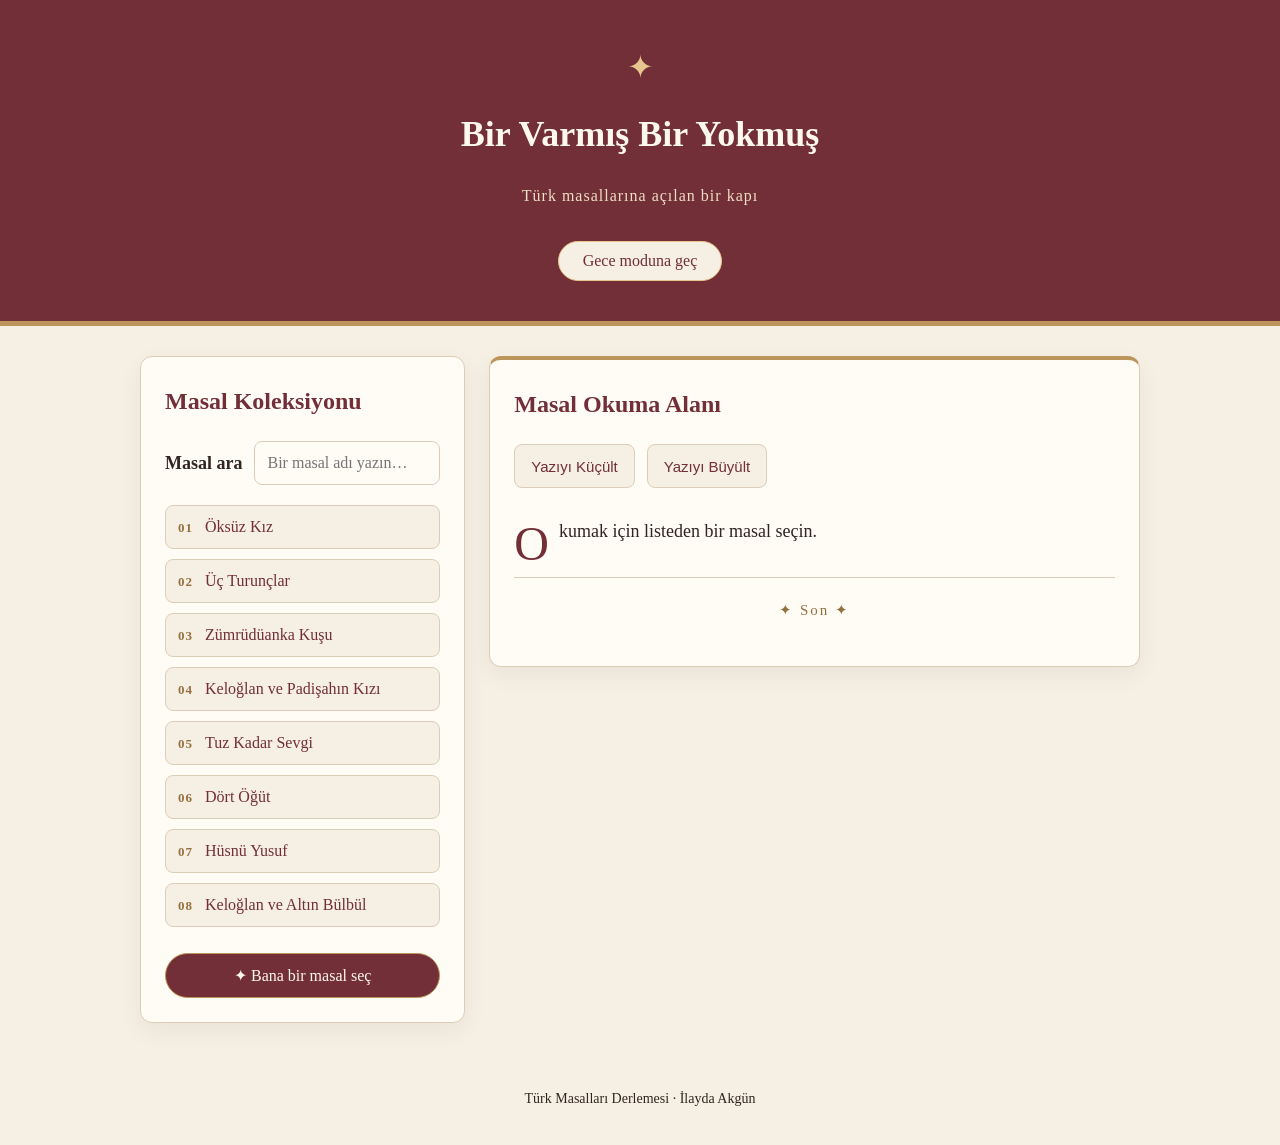
<file: index.html>
<!DOCTYPE html>
<html lang="tr">
<head>
  <meta charset="UTF-8">
  <meta name="viewport" content="width=device-width, initial-scale=1.0">
  <title>Bir Varmış Bir Yokmuş</title>

<link rel="stylesheet" href="style.css">
</head>

<body>
  <header>
    <h1>Bir Varmış Bir Yokmuş</h1>
    <p>Türk masallarına açılan bir kapı</p>
    <button type="button" id="temaDegistir" aria-pressed="false"> Gece moduna geç</button>
    
  </header>

  <main>
    <section>
      <h2>Masal Koleksiyonu</h2>
  <div class="aramaSatiri">
<label for="masalAra">Masal ara</label>
<input type="search" id="masalAra" placeholder="Bir masal adı yazın…">
</div>
<p id="aramaSonuc" role="status"></p>
    <nav aria-label="Masal listesi">
  <ul>
    <li><button type="button">Öksüz Kız</button></li>
    <li><button type="button">Üç Turunçlar</button></li>
    <li><button type="button">Zümrüdüanka Kuşu</button></li>
    <li><button type="button">Keloğlan ve Padişahın Kızı</button></li>
    <li><button type="button">Tuz Kadar Sevgi</button></li>
    <li><button type="button">Dört Öğüt</button></li>
    <li><button type="button">Hüsnü Yusuf</button></li>
    <li><button type="button">Keloğlan ve Altın Bülbül</button></li>
  </ul>
</nav>
<button type="button" id="rastgeleMasal">✦ Bana bir masal seç</button>
    </section>

   <article>
<h2 id="masalBaslik">Masal Okuma Alanı</h2>
<div>
<button type="button" id="kucult" aria-label="Yazıyı küçült">Yazıyı Küçült</button>
<button type="button" id="buyut" aria-label="Yazıyı büyüt">Yazıyı Büyült</button>
</div>
<p id="masalMetin">Okumak için listeden bir masal seçin.</p>

</article>
  </main>

  <footer>
    <p>Türk Masalları Derlemesi · İlayda Akgün</p>
  </footer>
  <script src="script.js"></script>
</body>
</html>
</file>
<file: style.css>
body {
    margin: 0;
    background-color: #f6efe3;
    color: #30251f;
    font-family: Georgia, serif;
    line-height: 1.7;
  }

  header {
    background-color: #722f37;
    color: #fff8ed;
    text-align: center;
    padding: 40px 20px;
  }

  h1 {
    margin: 0;
    font-size: 36px;
  }

  main {
    max-width: 1000px;
    margin: 30px auto;
    padding: 0 20px;
    display: grid;
    grid-template-columns: 1fr 2fr;
    gap: 24px;
  }

  section, article {
    background-color: #fffcf6;
    padding: 24px;
    border: 1px solid #ddcdb8;
    border-radius: 12px;
    min-width: 0;
  }

  h2 {
    color: #722f37;
    margin-top: 0;
  }

  footer {
    text-align: center;
    padding: 20px;
    font-size: 14px;
  }

  @media (max-width: 700px) {
    main {
      grid-template-columns: 1fr;
    }

    h1 {
      font-size: 28px;
    }
  }
  nav ul {
list-style: none;
padding: 0;
margin: 0;
}

nav li {
margin-bottom: 10px;
}

nav button {
width: 100%;
padding: 12px;
background-color: #f6efe3;
color: #722f37;
border: 1px solid #ddcdb8;
border-radius: 8px;
font-family: inherit;
font-size: 16px;
text-align: left;
cursor: pointer;
}

nav button:hover,
nav button:focus-visible {
background-color: #722f37;
color: #fff8ed;
}
#masalMetin {
white-space: pre-line;
}
nav button.secili {
background-color: #722f37;
color: #fff8ed;
border-color: #722f37;
}

article button {
background-color: #f6efe3;
color: #722f37;
border: 1px solid #ddcdb8;
border-radius: 8px;
min-width: 48px;
min-height: 44px;
margin-right: 8px;
font-size: 18px;
cursor: pointer;
}

article button:hover,
article button:focus-visible {
background-color: #722f37;
color: #fff8ed;
}

main {
align-items: start;
}
header {
border-bottom: 5px solid #bc955c;
}

header::before {
content: "✦";
display: block;
color: #e6c58e;
font-size: 32px;
margin-bottom: 10px;
}

header p {
color: #f0ddc5;
letter-spacing: 1px;
}

section,
article {
box-shadow: 0 8px 24px rgba(48, 37, 31, 0.06);
}

article {
border-top: 4px solid #bc955c;
}

#masalMetin {
line-height: 1.9;
}

#masalMetin::first-letter {
float: left;
font-size: 48px;
line-height: 1;
margin: 6px 10px 0 0;
color: #722f37;
}
#masalAra {
box-sizing: border-box;
width: 100%;
padding: 12px;
margin-top: 8px;
border: 1px solid #ddcdb8;
border-radius: 8px;
background-color: #fffcf6;
color: #30251f;
font-family: inherit;
font-size: 16px;
}

#masalAra:focus {
outline: 2px solid #722f37;
outline-offset: 2px;
}

#aramaSonuc {
font-size: 14px;
color: #722f37;
}
temaDegistir {
margin-top: 16px;
padding: 10px 18px;
border: 1px solid #e6c58e;
border-radius: 20px;
background-color: transparent;
color: #fff8ed;
font-family: inherit;
font-size: 16px;
cursor: pointer;
}

body.gece {
background-color: #211c1b;
color: #f3e8d8;
}

body.gece section,
body.gece article {
background-color: #302725;
border-color: #806b50;
}

body.gece h2,
body.gece #masalMetin::first-letter {
color: #e6c58e;
}

body.gece nav button,
body.gece article button,
body.gece #masalAra {
background-color: #211c1b;
color: #f3e8d8;
border-color: #806b50;
}

body.gece nav button.secili,
body.gece nav button:hover,
body.gece nav button:focus-visible,
body.gece article button:hover,
body.gece article button:focus-visible {
background-color: #722f37;
color: #fff8ed;
}

body.gece #aramaSonuc {
color: #e6c58e;
}
body.gece section,
body.gece article {
background-color: #302725;
color: #f3e8d8;
border-color: #806b50;
}

body.gece h2,
body.gece #masalMetin::first-letter {
color: #e6c58e;
}

body.gece nav button,
body.gece article button,
body.gece #masalAra {
background-color: #211c1b;
color: #f3e8d8;
border-color: #806b50;
}

body.gece nav button.secili,
body.gece nav button.secili:hover,
body.gece nav button.secili:focus-visible {
background-color: #f6efe3;
color: #722f37;
border-color: #f6efe3;
}

body.gece #aramaSonuc {
color: #e6c58e;
}

header button#temaDegistir {
appearance: none;
border-radius: 999px;
padding: 10px 24px;
margin-top: 16px;
border: 1px solid #e6c58e;
background-color: #f6efe3;
color: #722f37;
font-family: inherit;
font-size: 16px;
cursor: pointer;
}
body.gece #masalAra,
body.gece nav button {
background-color: #f6efe3;
color: #722f37;
border-color: #ddcdb8;
}

body.gece #masalAra::placeholder {
color: #75665c;
}

body.gece nav button.secili,
body.gece nav button.secili:hover,
body.gece nav button.secili:focus-visible {
background-color: #722f37;
color: #fff8ed;
border-color: #722f37;
}
.aramaSatiri {
display: flex;
align-items: center;
gap: 12px;
margin-bottom: 20px;
}

.aramaSatiri label {
white-space: nowrap;
font-size: 15px;
}

.aramaSatiri #masalAra {
flex: 1;
width: 0;
min-width: 0;
margin-top: 0;
}
.aramaSatiri label {
font-size: 18px;
font-weight: bold;
}
#rastgeleMasal {
width: 100%;
margin-top: 16px;
padding: 12px 16px;
border: 1px solid #bc955c;
border-radius: 24px;
background-color: #722f37;
color: #fff8ed;
font-family: inherit;
font-size: 16px;
cursor: pointer;
}

#rastgeleMasal:hover {
background-color: #58232a;
}

#rastgeleMasal:focus-visible {
outline: 2px solid #bc955c;
outline-offset: 3px;
}
body.gece #rastgeleMasal {
background-color: #f6efe3;
color: #722f37;
border-color: #ddcdb8;
}

body.gece #rastgeleMasal:hover {
background-color: #e8d9c2;
}
article button {
padding: 10px 16px;
font-size: 15px;
margin-bottom: 8px;
}
nav li:nth-child(1) button::before { content: "01"; }
nav li:nth-child(2) button::before { content: "02"; }
nav li:nth-child(3) button::before { content: "03"; }
nav li:nth-child(4) button::before { content: "04"; }
nav li:nth-child(5) button::before { content: "05"; }
nav li:nth-child(6) button::before { content: "06"; }
nav li:nth-child(7) button::before { content: "07"; }
nav li:nth-child(8) button::before { content: "08"; }

nav button::before {
display: inline-block;
margin-right: 12px;
color: #94703e;
font-size: 13px;
font-weight: bold;
letter-spacing: 1px;
}

nav button.secili::before,
nav button:hover::before,
nav button:focus-visible::before {
color: #e6c58e;
}

body.gece nav button.secili::before,
body.gece nav button:hover::before,
body.gece nav button:focus-visible::before {
color: #e6c58e;
}

article:has(#masalMetin[style]) #masalMetin::after {
content: "✦ Son ✦";
display: block;
text-align: center;
margin-top: 28px;
padding-top: 18px;
border-top: 1px solid #ddcdb8;
color: #94703e;
font-size: 15px;
letter-spacing: 2px;
}
body.gece #kucult,
body.gece #buyut {
background-color: #f6efe3;
color: #722f37;
border-color: #ddcdb8;
}

body.gece #kucult:hover,
body.gece #buyut:hover {
background-color: #e8d9c2;
color: #722f37;
}

body.gece #masalMetin::after {
color: #f6efe3;
border-top-color: #806b50;
}
</file>
